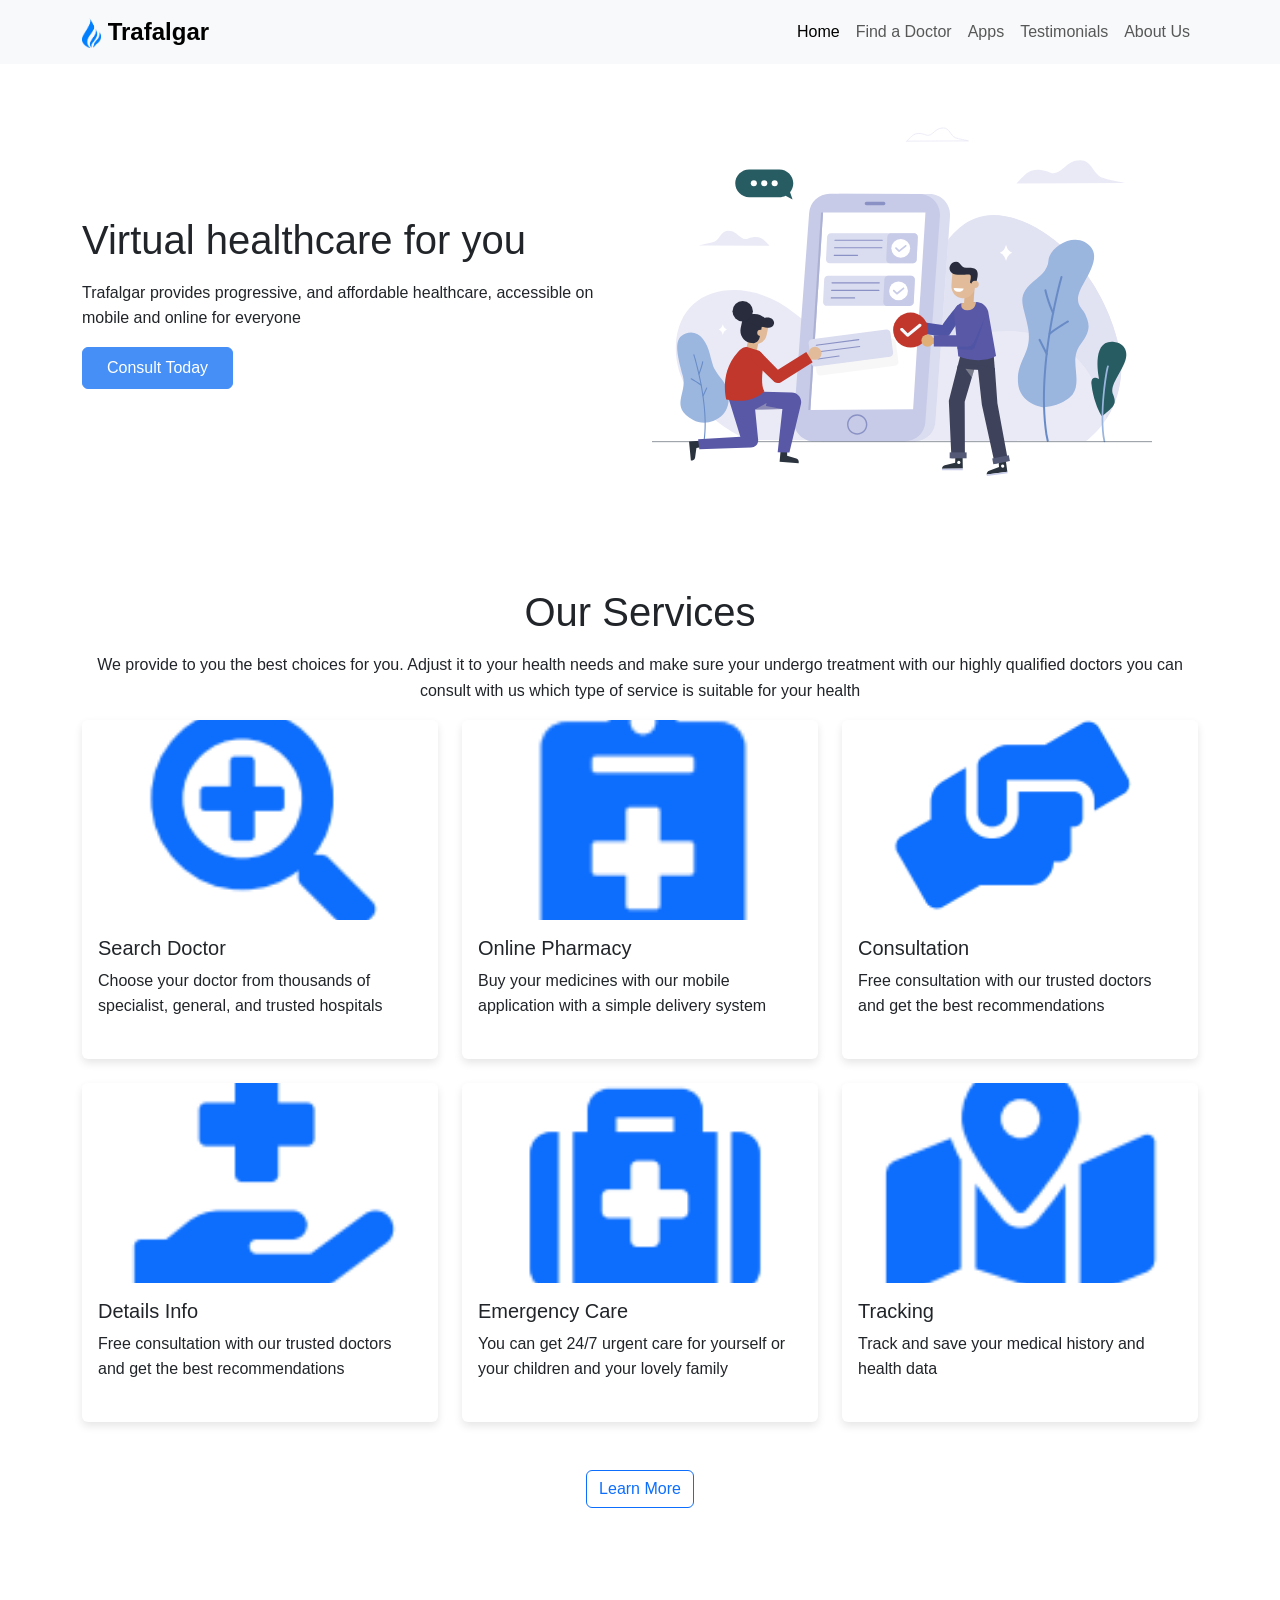
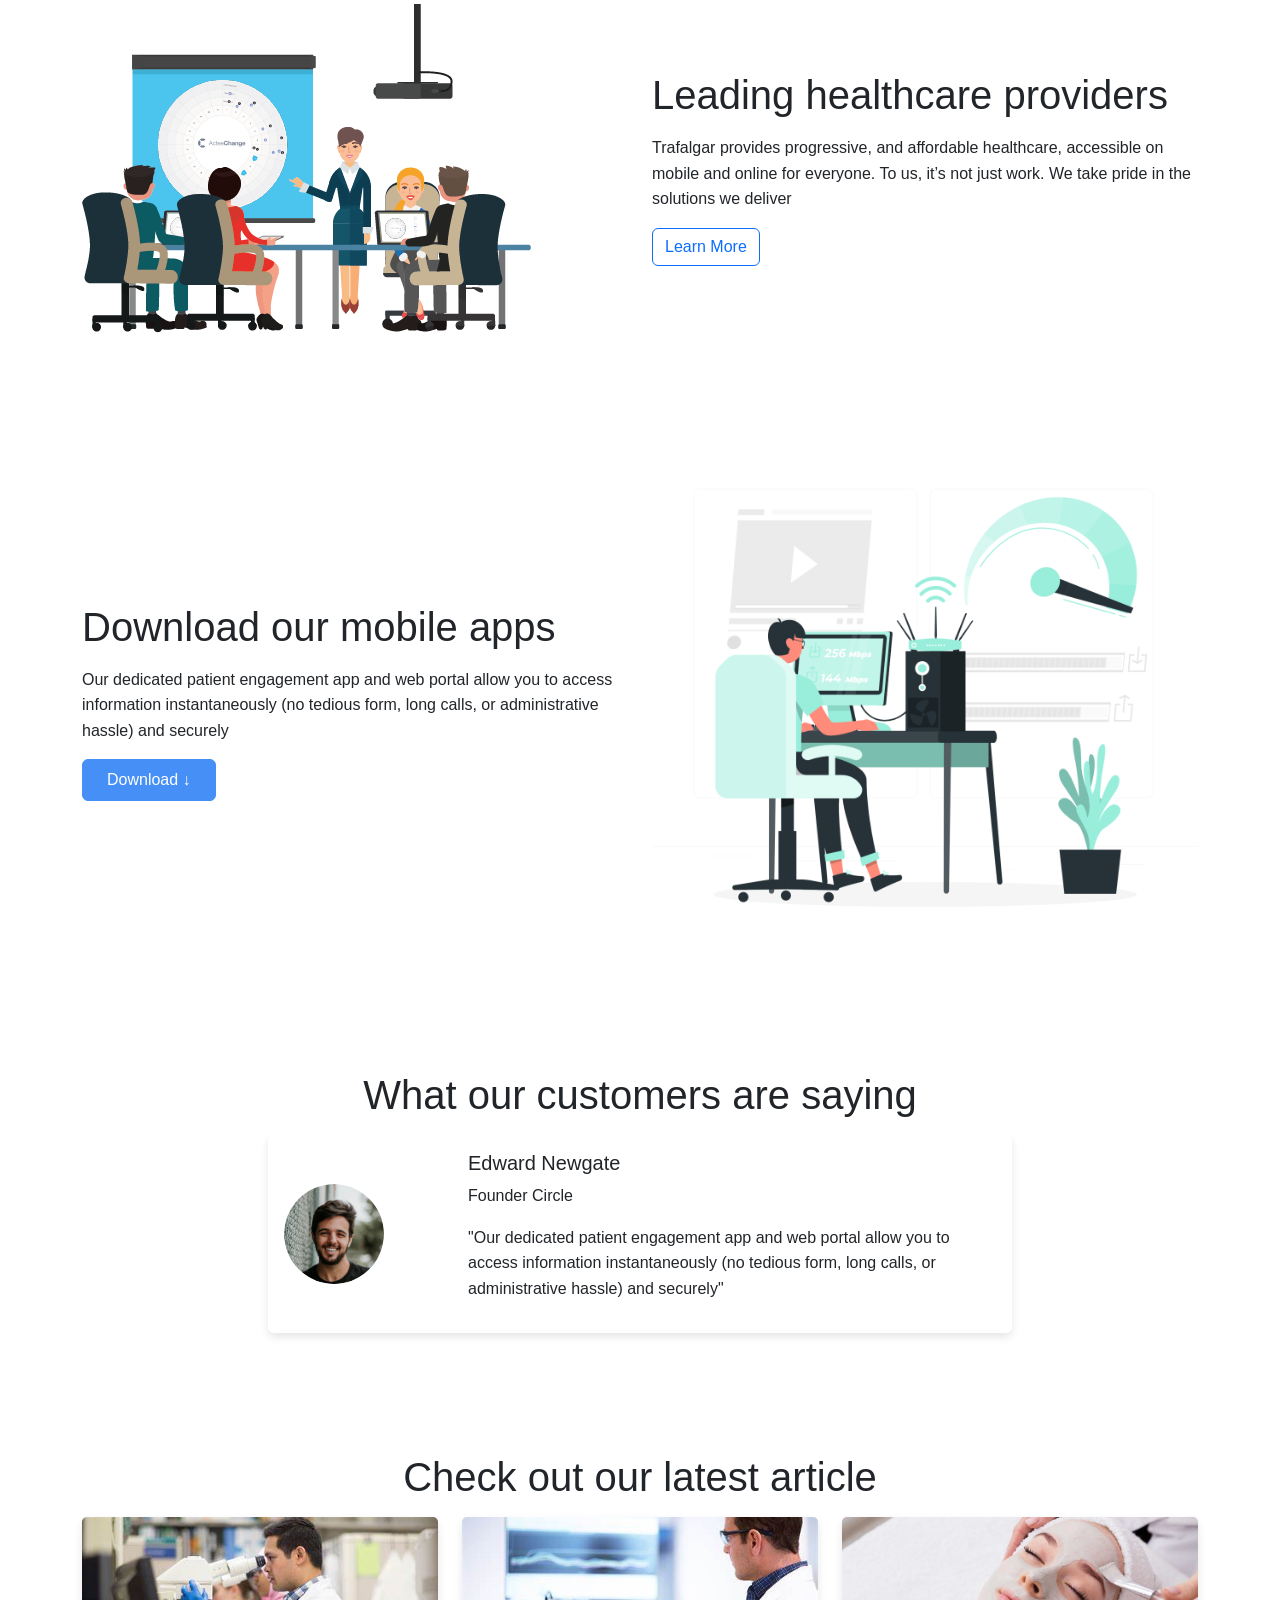
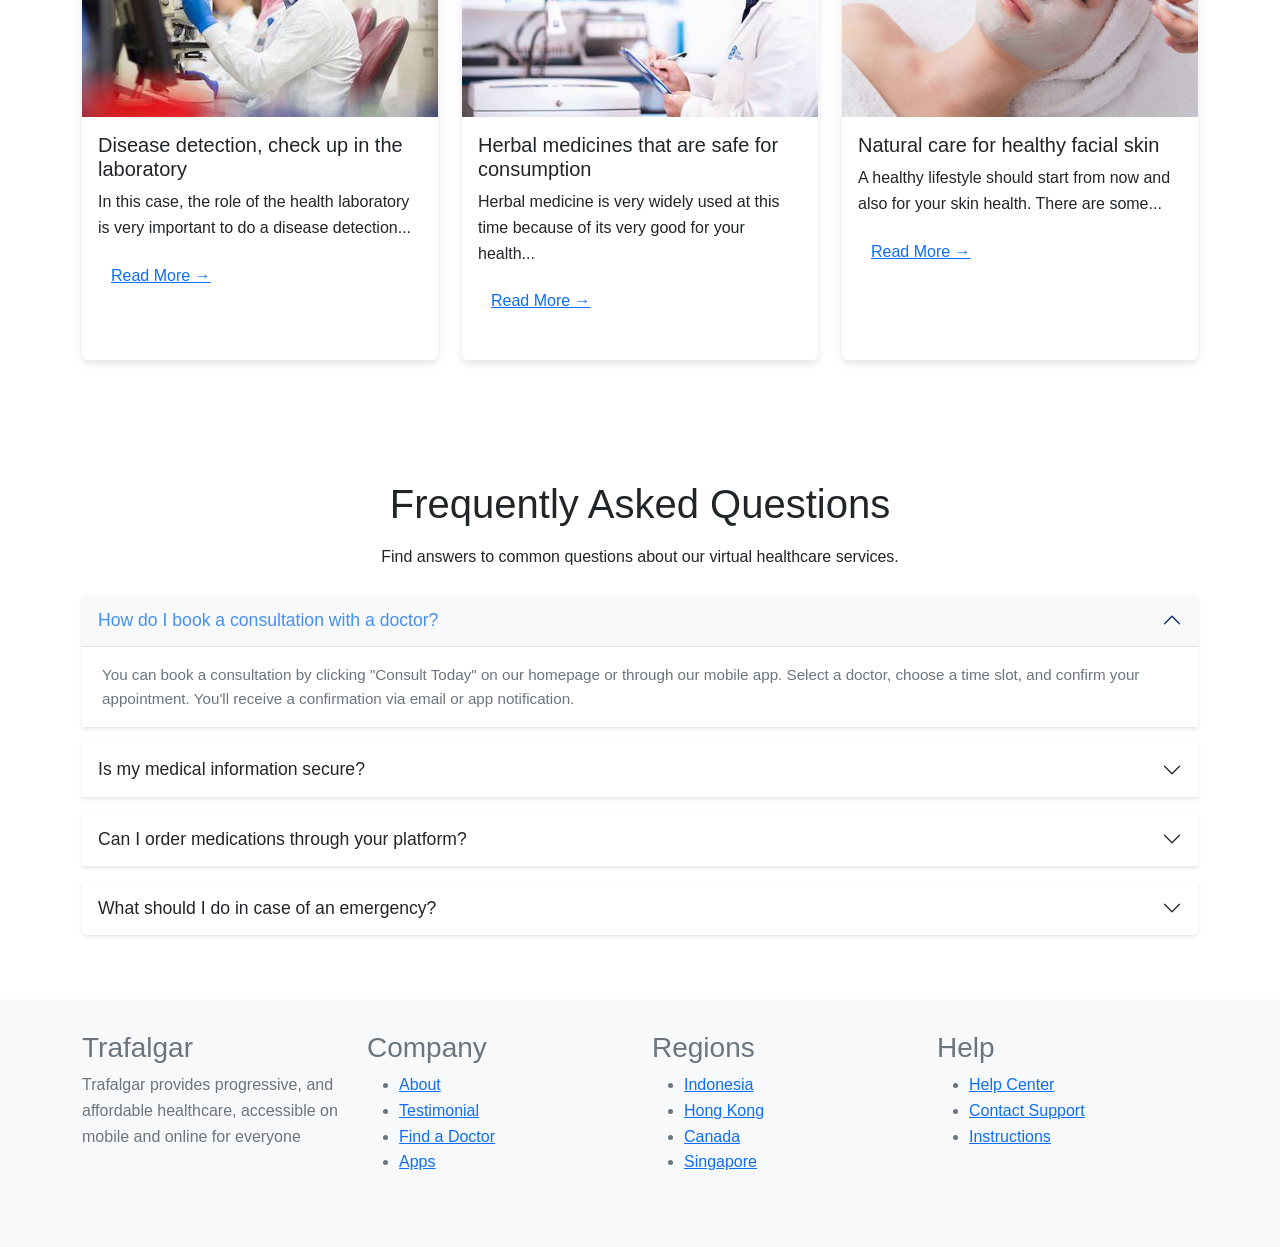
<file: weblab-3-after-half-codes/index.html>
<!DOCTYPE html>
<html lang="en">
<head>
    <meta charset="UTF-8">
    <meta name="viewport" content="width=device-width, initial-scale=1.0">
    <title>Trafalgar - Virtual Healthcare</title>
    <link href="https://cdn.jsdelivr.net/npm/bootstrap@5.3.2/dist/css/bootstrap.min.css" rel="stylesheet">
    <link rel="stylesheet" href="styles.css">
</head>
<body>
    <!-- Header -->
    <nav class="navbar navbar-expand-lg navbar-light bg-light">
        <div class="container">
            <a class="navbar-brand" href="#">
                <img src="logo.png" alt="Trafalgar Logo" height="30" class="d-inline-block align-text-top">
                Trafalgar
            </a>
            <button class="navbar-toggler" type="button" data-bs-toggle="collapse" data-bs-target="#navbarNav" aria-controls="navbarNav" aria-expanded="false" aria-label="Toggle navigation">
                <span class="navbar-toggler-icon"></span>
            </button>
            <div class="collapse navbar-collapse" id="navbarNav">
                <ul class="navbar-nav ms-auto">
                    <li class="nav-item">
                        <a class="nav-link active" href="#">Home</a>
                    </li>
                    <li class="nav-item">
                        <a class="nav-link" href="#find-doctor">Find a Doctor</a>
                    </li>
                    <li class="nav-item">
                        <a class="nav-link" href="#apps">Apps</a>
                    </li>
                    <li class="nav-item">
                        <a class="nav-link" href="#testimonials">Testimonials</a>
                    </li>
                    <li class="nav-item">
                        <a class="nav-link" href="#about">About Us</a>
                    </li>
                </ul>
            </div>
        </div>
    </nav>

    <!-- Top Banner -->
    <section class="container py-5">
        <div class="row align-items-center">
            <div class="col-12 col-md-6">
                <h1>Virtual healthcare for you</h1>
                <p>Trafalgar provides progressive, and affordable healthcare, accessible on mobile and online for everyone</p>
                <a href="#consult" class="btn btn-primary">Consult Today</a>
            </div>
            <div class="col-12 col-md-6">
                <img src="banner-top.svg" alt="Healthcare Illustration" class="img-fluid">
            </div>
        </div>
    </section>

    <!-- Services Section -->
    <section class="container py-5">
        <h2 class="text-center">Our Services</h2>
        <p class="text-center">We provide to you the best choices for you. Adjust it to your health needs and make sure your undergo treatment with our highly qualified doctors you can consult with us which type of service is suitable for your health</p>
        <div class="row">
            <div class="col-12 col-sm-6 col-md-4 mb-4">
                <div class="card h-100">
                    <img src="srcdoc.png" class="card-img-top" alt="Search Doctor">
                    <div class="card-body">
                        <h5 class="card-title">Search Doctor</h5>
                        <p class="card-text">Choose your doctor from thousands of specialist, general, and trusted hospitals</p>
                    </div>
                </div>
            </div>
            <div class="col-12 col-sm-6 col-md-4 mb-4">
                <div class="card h-100">
                    <img src="onlphr.png" class="card-img-top" alt="Online Pharmacy">
                    <div class="card-body">
                        <h5 class="card-title">Online Pharmacy</h5>
                        <p class="card-text">Buy your medicines with our mobile application with a simple delivery system</p>
                    </div>
                </div>
            </div>
            <div class="col-12 col-sm-6 col-md-4 mb-4">
                <div class="card h-100">
                    <img src="cond.png" class="card-img-top" alt="Consultation">
                    <div class="card-body">
                        <h5 class="card-title">Consultation</h5>
                        <p class="card-text">Free consultation with our trusted doctors and get the best recommendations</p>
                    </div>
                </div>
            </div>
            <div class="col-12 col-sm-6 col-md-4 mb-4">
                <div class="card h-100">
                    <img src="deinfo.png" class="card-img-top" alt="Details Info">
                    <div class="card-body">
                        <h5 class="card-title">Details Info</h5>
                        <p class="card-text">Free consultation with our trusted doctors and get the best recommendations</p>
                    </div>
                </div>
            </div>
            <div class="col-12 col-sm-6 col-md-4 mb-4">
                <div class="card h-100">
                    <img src="emcare.png" class="card-img-top" alt="Emergency Care">
                    <div class="card-body">
                        <h5 class="card-title">Emergency Care</h5>
                        <p class="card-text">You can get 24/7 urgent care for yourself or your children and your lovely family</p>
                    </div>
                </div>
            </div>
            <div class="col-12 col-sm-6 col-md-4 mb-4">
                <div class="card h-100">
                    <img src="pic6.png" class="card-img-top" alt="Tracking">
                    <div class="card-body">
                        <h5 class="card-title">Tracking</h5>
                        <p class="card-text">Track and save your medical history and health data</p>
                    </div>
                </div>
            </div>
        </div>
        <div class="text-center mt-4">
            <a href="#learn-more" class="btn btn-outline-primary">Learn More</a>
        </div>
    </section>

    <!-- Leading Healthcare Providers Section -->
    <section class="container py-5">
        <div class="row align-items-center">
            <div class="col-12 col-md-6">
                <img src="banner-mid.png" alt="Healthcare Providers" class="img-fluid">
            </div>
            <div class="col-12 col-md-6">
                <h2>Leading healthcare providers</h2>
                <p>Trafalgar provides progressive, and affordable healthcare, accessible on mobile and online for everyone. To us, it’s not just work. We take pride in the solutions we deliver</p>
                <a href="#learn-more" class="btn btn-outline-primary">Learn More</a>
            </div>
        </div>
    </section>

    <!-- Download App Section -->
    <section class="container py-5">
        <div class="row align-items-center">
            <div class="col-12 col-md-6">
                <h2>Download our mobile apps</h2>
                <p>Our dedicated patient engagement app and web portal allow you to access information instantaneously (no tedious form, long calls, or administrative hassle) and securely</p>
                <a href="#download" class="btn btn-primary">Download ↓</a>
            </div>
            <div class="col-12 col-md-6">
                <img src="banner-bottom.png" alt="Mobile App" class="img-fluid">
            </div>
        </div>
    </section>

    <!-- Testimonials Section -->
    <section class="container py-5">
        <h2 class="text-center">What our customers are saying</h2>
        <div id="testimonialCarousel" class="carousel slide" data-bs-ride="carousel">
            <div class="carousel-inner">
                <div class="carousel-item active">
                    <div class="col-12 col-md-8 mx-auto">
                        <div class="card">
                            <div class="card-body">
                                <div class="row align-items-center">
                                    <div class="col-12 col-md-3 text-center text-md-start">
                                        <img src="player-1.png" alt="Edward Newgate" class="img-fluid rounded-circle" style="max-width: 100px;">
                                    </div>
                                    <div class="col-12 col-md-9">
                                        <h5>Edward Newgate</h5>
                                        <p>Founder Circle</p>
                                        <p>"Our dedicated patient engagement app and web portal allow you to access information instantaneously (no tedious form, long calls, or administrative hassle) and securely"</p>
                                    </div>
                                </div>
                            </div>
                        </div>
                    </div>
                </div>
                <div class="carousel-item">
                    <div class="col-12 col-md-8 mx-auto">
                        <div class="card">
                            <div class="card-body">
                                <div class="row align-items-center">
                                    <div class="col-12 col-md-3 text-center text-md-start">
                                        <img src="player-2.png" alt="Jane Smith" class="img-fluid rounded-circle" style="max-width: 100px;">
                                    </div>
                                    <div class="col-12 col-md-9">
                                        <h5>Jane Smith</h5>
                                        <p>Medical Director</p>
                                        <p>"The platform has revolutionized how we interact with patients. It's intuitive, efficient, and has greatly improved our patient care quality."</p>
                                    </div>
                                </div>
                            </div>
                        </div>
                    </div>
                </div>
                <div class="carousel-item">
                    <div class="col-12 col-md-8 mx-auto">
                        <div class="card">
                            <div class="card-body">
                                <div class="row align-items-center">
                                    <div class="col-12 col-md-3 text-center text-md-start">
                                        <img src="player-3.png" alt="John Doe" class="img-fluid rounded-circle" style="max-width: 100px;">
                                    </div>
                                    <div class="col-12 col-md-9">
                                        <h5>John Doe</h5>
                                        <p>Patient</p>
                                        <p>"I've never experienced healthcare this convenient. The app is user-friendly and the support team is always helpful and responsive."</p>
                                    </div>
                                </div>
                            </div>
                        </div>
                    </div>
                </div>
            </div>
            <button class="carousel-control-prev" type="button" data-bs-target="#testimonialCarousel" data-bs-slide="prev">
                <span class="carousel-control-prev-icon" aria-hidden="true"></span>
                <span class="visually-hidden">Previous</span>
            </button>
            <button class="carousel-control-next" type="button" data-bs-target="#testimonialCarousel" data-bs-slide="next">
                <span class="carousel-control-next-icon" aria-hidden="true"></span>
                <span class="visually-hidden">Next</span>
            </button>
        </div>
    </section></div>

    <!-- Articles Section -->
    <section class="container py-5">
        <h2 class="text-center">Check out our latest article</h2>
        <div class="row">
            <div class="col-12 col-sm-6 col-md-4 mb-4">
                <div class="card h-100">
                    <img src="airticle1.jpg" class="card-img-top" alt="Disease Detection">
                    <div class="card-body">
                        <h5 class="card-title">Disease detection, check up in the laboratory</h5>
                        <p class="card-text">In this case, the role of the health laboratory is very important to do a disease detection...</p>
                        <a href="#read-more" class="btn btn-link">Read More →</a>
                    </div>
                </div>
            </div>
            <div class="col-12 col-sm-6 col-md-4 mb-4">
                <div class="card h-100">
                    <img src="article2.jpg" class="card-img-top" alt="Herbal Medicines">
                    <div class="card-body">
                        <h5 class="card-title">Herbal medicines that are safe for consumption</h5>
                        <p class="card-text">Herbal medicine is very widely used at this time because of its very good for your health...</p>
                        <a href="#read-more" class="btn btn-link">Read More →</a>
                    </div>
                </div>
            </div>
            <div class="col-12 col-sm-6 col-md-4 mb-4">
                <div class="card h-100">
                    <img src="article3.jpg" class="card-img-top" alt="Natural Care">
                    <div class="card-body">
                        <h5 class="card-title">Natural care for healthy facial skin</h5>
                        <p class="card-text">A healthy lifestyle should start from now and also for your skin health. There are some...</p>
                        <a href="#read-more" class="btn btn-link">Read More →</a>
                    </div>
                </div>
            </div>
        </div>
    </section>

    <!-- FAQ Section -->
    <section class="container py-5" id="faq">
        <h2 class="text-center">Frequently Asked Questions</h2>
        <p class="text-center mb-4">Find answers to common questions about our virtual healthcare services.</p>
        <div class="accordion" id="faqAccordion">
            <div class="accordion-item">
                <h3 class="accordion-header" id="faqHeading1">
                    <button class="accordion-button" type="button" data-bs-toggle="collapse" data-bs-target="#faqCollapse1" aria-expanded="true" aria-controls="faqCollapse1">
                        How do I book a consultation with a doctor?
                    </button>
                </h3>
                <div id="faqCollapse1" class="accordion-collapse collapse show" aria-labelledby="faqHeading1" data-bs-parent="#faqAccordion">
                    <div class="accordion-body">
                        You can book a consultation by clicking "Consult Today" on our homepage or through our mobile app. Select a doctor, choose a time slot, and confirm your appointment. You'll receive a confirmation via email or app notification.
                    </div>
                </div>
            </div>
            <div class="accordion-item">
                <h3 class="accordion-header" id="faqHeading2">
                    <button class="accordion-button collapsed" type="button" data-bs-toggle="collapse" data-bs-target="#faqCollapse2" aria-expanded="false" aria-controls="faqCollapse2">
                        Is my medical information secure?
                    </button>
                </h3>
                <div id="faqCollapse2" class="accordion-collapse collapse" aria-labelledby="faqHeading2" data-bs-parent="#faqAccordion">
                    <div class="accordion-body">
                        Yes, we use advanced encryption and comply with HIPAA regulations to ensure your medical information is secure and confidential. Only authorized personnel can access your data.
                    </div>
                </div>
            </div>
            <div class="accordion-item">
                <h3 class="accordion-header" id="faqHeading3">
                    <button class="accordion-button collapsed" type="button" data-bs-toggle="collapse" data-bs-target="#faqCollapse3" aria-expanded="false" aria-controls="faqCollapse3">
                        Can I order medications through your platform?
                    </button>
                </h3>
                <div id="faqCollapse3" class="accordion-collapse collapse" aria-labelledby="faqHeading3" data-bs-parent="#faqAccordion">
                    <div class="accordion-body">
                        Absolutely! Our online pharmacy allows you to order medications via our mobile app. Upload your prescription, select your medications, and choose a delivery option for quick and convenient service.
                    </div>
                </div>
            </div>
            <div class="accordion-item">
                <h3 class="accordion-header" id="faqHeading4">
                    <button class="accordion-button collapsed" type="button" data-bs-toggle="collapse" data-bs-target="#faqCollapse4" aria-expanded="false" aria-controls="faqCollapse4">
                        What should I do in case of an emergency?
                    </button>
                </h3>
                <div id="faqCollapse4" class="accordion-collapse collapse" aria-labelledby="faqHeading4" data-bs-parent="#faqAccordion">
                    <div class="accordion-body">
                        For emergencies, please call 911 or visit the nearest hospital immediately. Our platform offers 24/7 urgent care consultations for non-life-threatening issues, accessible via the app or website.
                    </div>
                </div>
            </div>
        </div>
    </section>

    <!-- Footer -->
    <footer class="footer">
        <div class="container">
            <div class="row">
                <div class="col-12 col-sm-6 col-md-3 mb-4">
                    <h3>Trafalgar</h3>
                    <p>Trafalgar provides progressive, and affordable healthcare, accessible on mobile and online for everyone</p>
                </div>
                <div class="col-12 col-sm-6 col-md-3 mb-4">
                    <h3>Company</h3>
                    <ul>
                        <li><a href="#">About</a></li>
                        <li><a href="#">Testimonial</a></li>
                        <li><a href="#">Find a Doctor</a></li>
                        <li><a href="#">Apps</a></li>
                    </ul>
                </div>
                <div class="col-12 col-sm-6 col-md-3 mb-4">
                    <h3>Regions</h3>
                    <ul>
                        <li><a href="#">Indonesia</a></li>
                        <li><a href="#">Hong Kong</a></li>
                        <li><a href="#">Canada</a></li>
                        <li><a href="#">Singapore</a></li>
                    </ul>
                </div>
                <div class="col-12 col-sm-6 col-md-3 mb-4">
                    <h3>Help</h3>
                    <ul>
                        <li><a href="#">Help Center</a></li>
                        <li><a href="#">Contact Support</a></li>
                        <li><a href="#">Instructions</a></li>
                    </ul>
                </div>
            </div>
        </div>
    </footer>

    <script src="https://cdn.jsdelivr.net/npm/bootstrap@5.3.2/dist/js/bootstrap.bundle.min.js"></script>
</body>
</html>
</file>
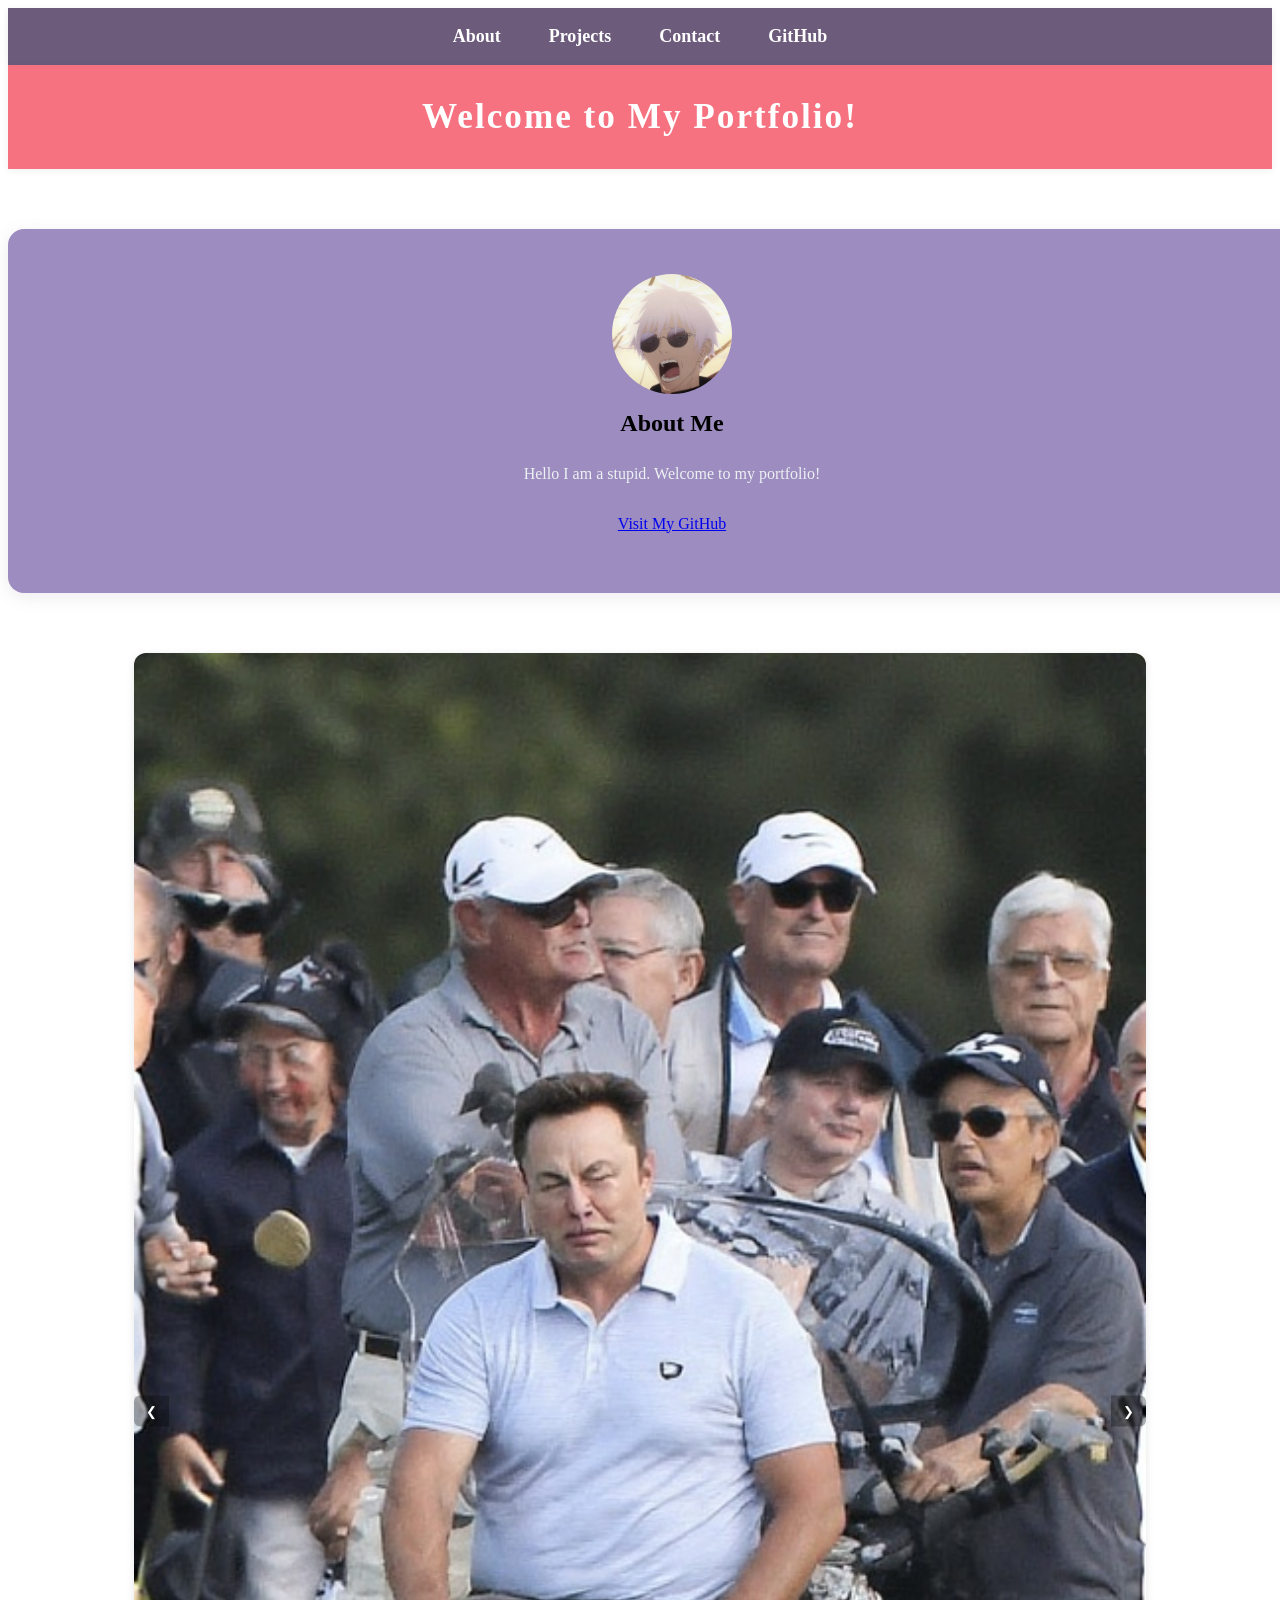
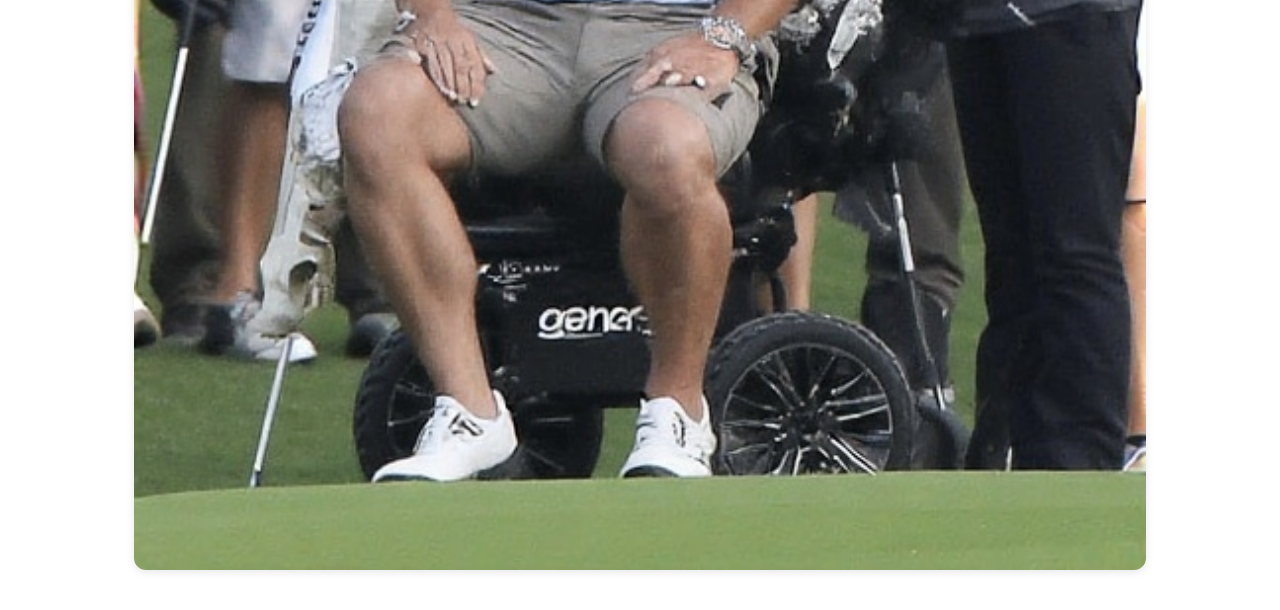
<file: weblab-2-classwork/Lab2/index.html>
<html lang="en">

<head>
    <meta charset="UTF-8">
    <meta name="viewport" content="width=device-width, initial-scale=1.0">
    <title>Lab 2 Demo</title>
    <link rel="stylesheet" href="styles.css">
</head>

<body>
<nav>
    <a href="#about">About</a>
    <a href="#projects">Projects</a>
    <a href="#contact">Contact</a>
    <a href="https://github.com/susb47" target="_blank">GitHub</a>
</nav>
<div class="welcome-banner">
    Welcome to My Portfolio!
</div>

<div class="item-card">
    <img src="img/pfp.jpg" alt="Profile Picture" width="120" height="120">
    <section id="about"></section>
    <h2>About Me</h2>
    <p>Hello I am a stupid. Welcome to my portfolio!</p>
    <p><a href="https://github.com/susb47">Visit My GitHub</a></p>
    </section>
</div>
<div class="slideshow-container">
    <img class="slide" src="img/1.jpg" alt="Photo 1">
    <img class="slide" src="img/2.jpg" alt="Photo 2">
    <img class="slide" src="img/3.jpg" alt="Photo 3">
    <img class="slide" src="img/4.jpg" alt="Photo 4">
    <img class="slide" src="img/5.jpg" alt="Photo 5">
    <img class="slide" src="img/6.jpg" alt="Photo 6">
    <button class="slide-btn prev" onclick="plusSlides(-1)">&#10094;</button>
    <button class="slide-btn next" onclick="plusSlides(1)">&#10095;</button>
</div>
<script>
    let slideIndex = 0;
    const slides = document.getElementsByClassName("slide");
    function showSlide(n) {
        for (let i = 0; i < slides.length; i++) {
            slides[i].style.display = "none";
        }
        slides[n].style.display = "block";
    }
    function plusSlides(n) {
        slideIndex += n;
        if (slideIndex < 0) slideIndex = slides.length - 1;
        if (slideIndex >= slides.length) slideIndex = 0;
        showSlide(slideIndex);
    }
    function autoSlide() {
        slideIndex++;
        if (slideIndex >= slides.length) slideIndex = 0;
        showSlide(slideIndex);
        setTimeout(autoSlide, 300);
    }
    showSlide(slideIndex);
    autoSlide();
</script>
</body>
</html>
</file>
<file: weblab-3-after-half-codes/styles.css>
body {
    font-family: Arial, sans-serif;
    line-height: 1.6;
}

.navbar-brand {
    font-weight: bold;
    font-size: clamp(1.2rem, 2.5vw, 1.5rem);
}

.card {
    margin-bottom: 1.5rem;
    border: none;
    box-shadow: 0 4px 8px rgba(0, 0, 0, 0.1);
    transition: transform 0.2s;
}

.card:hover {
    transform: translateY(-5px);
}

.card-img-top {
    height: 200px;
    object-fit: cover;
}

.btn-primary {
    background-color: #458FF6;
    border-color: #458FF6;
    padding: 0.5rem 1.5rem;
}

.btn-primary:hover {
    background-color: #357ABD;
    border-color: #357ABD;
}

.footer {
    background-color: #f8f9fa;
    color: #6c757d;
    padding: 2rem 0;
}

.footer-column h3 {
    margin-bottom: 1rem;
    color: #212529;
    font-size: clamp(1rem, 2vw, 1.25rem);
}

.footer-column ul {
    list-style: none;
    padding: 0;
}

.footer-column ul li {
    margin-bottom: 0.5rem;
}

.footer-column ul li a {
    color: #6c757d;
    text-decoration: none;
}

.footer-column ul li a:hover {
    text-decoration: underline;
}

h1, h2 {
    font-size: clamp(1.5rem, 5vw, 2.5rem);
    margin-bottom: 1rem;
}

p {
    font-size: clamp(0.9rem, 2vw, 1rem);
}

/* FAQ Section Styling */
#faq .accordion-item {
    border: none;
    margin-bottom: 1rem;
    box-shadow: 0 2px 4px rgba(0, 0, 0, 0.1);
}

#faq .accordion-button {
    font-size: clamp(0.9rem, 2vw, 1.1rem);
    color: #212529;
    background-color: #fff;
    padding: 1rem;
}

#faq .accordion-button:not(.collapsed) {
    color: #458FF6;
    background-color: #f8f9fa;
}

#faq .accordion-body {
    font-size: clamp(0.85rem, 1.8vw, 0.95rem);
    color: #6c757d;
    padding: 1rem 1.25rem;
}

/* Responsive adjustments */
@media (max-width: 768px) {
    .card-img-top {
        height: 150px;
    }

    .navbar-nav {
        text-align: center;
    }

    .btn-primary {
        width: 100%;
        text-align: center;
    }

    .footer .row {
        text-align: center;
    }

    section.container {
        padding: 2rem 1rem;
    }

    #faq .accordion-button {
        padding: 0.75rem;
    }

    #faq .accordion-body {
        padding: 0.75rem 1rem;
    }
}

@media (max-width: 576px) {
    .card-img-top {
        height: 120px;
    }

    h1, h2 {
        font-size: clamp(1.2rem, 4vw, 1.8rem);
    }

    .navbar-brand img {
        height: 25px;
    }

    #faq .accordion-button {
        font-size: clamp(0.85rem, 1.8vw, 1rem);
    }

    #faq .accordion-body {
        font-size: clamp(0.8rem, 1.6vw, 0.9rem);
    }
}
</file>
<file: weblab-2-classwork/Lab2/styles.css>
nav {
    width: 100%;
    background: #6c5b7b;
    padding: 18px 0;
    box-shadow: 0 2px 8px rgba(0,0,0,0.08);
    display: flex;
    justify-content: center;
    align-items: center;
}
nav a {
    color: #fff;
    text-decoration: none;
    margin: 0 24px;
    font-weight: 600;
    font-size: 18px;
}
.welcome-banner {
    width: 100%;
    background: #f67280;
    color: #fff;
    text-align: center;
    padding: 32px 0;
    font-size: 2.2rem;
    font-weight: 700;
    letter-spacing: 2px;
    box-shadow: 0 2px 8px rgba(0,0,0,0.06);
}
.item-card {
    width: 100%;
    height: 300px;
    margin: 60px auto;
    box-shadow: 0 4px 16px rgba(141, 120, 144, 0.15);
    border-radius: 16px;
    overflow: hidden;
    background: #9d8cbf;
    text-align: left;
    padding: 32px;
    display: flex;
    flex-direction: column;
    align-items: center;
    justify-content: center;
    float: none;
}
.item-card img {
    border-radius: 50%;
    margin-bottom: 16px;
}
.item-card h2 {
    margin: 0 0 12px;
}
.item-card p {
    color: #ecf1f3;
}
.slideshow-container {
    position: relative;
    max-width: 420px;
    margin: 40px auto;
    min-width: 80%;
    min-height: 50%;
}
.slide {
    width: 100%;
    max-height: 50%;
    border-radius: 12px;
    box-shadow: 0 2px 8px rgba(0,0,0,0.10);
    display: none;
}
.slide:first-child {
    display: block;
}
.slide-btn {
    position: absolute;
    top: 50%;
    transform: translateY(-50%);
    background: rgba(0,0,0,0.3);
    color: #fff;
    border: none;
    padding: 8px 12px;
    cursor: pointer;
}
.slide-btn.prev {
    left: 0;
    border-radius: 6px 0 0 6px;
}
.slide-btn.next {
    right: 0;
    border-radius: 0 6px 6px 0;
}
</file>
